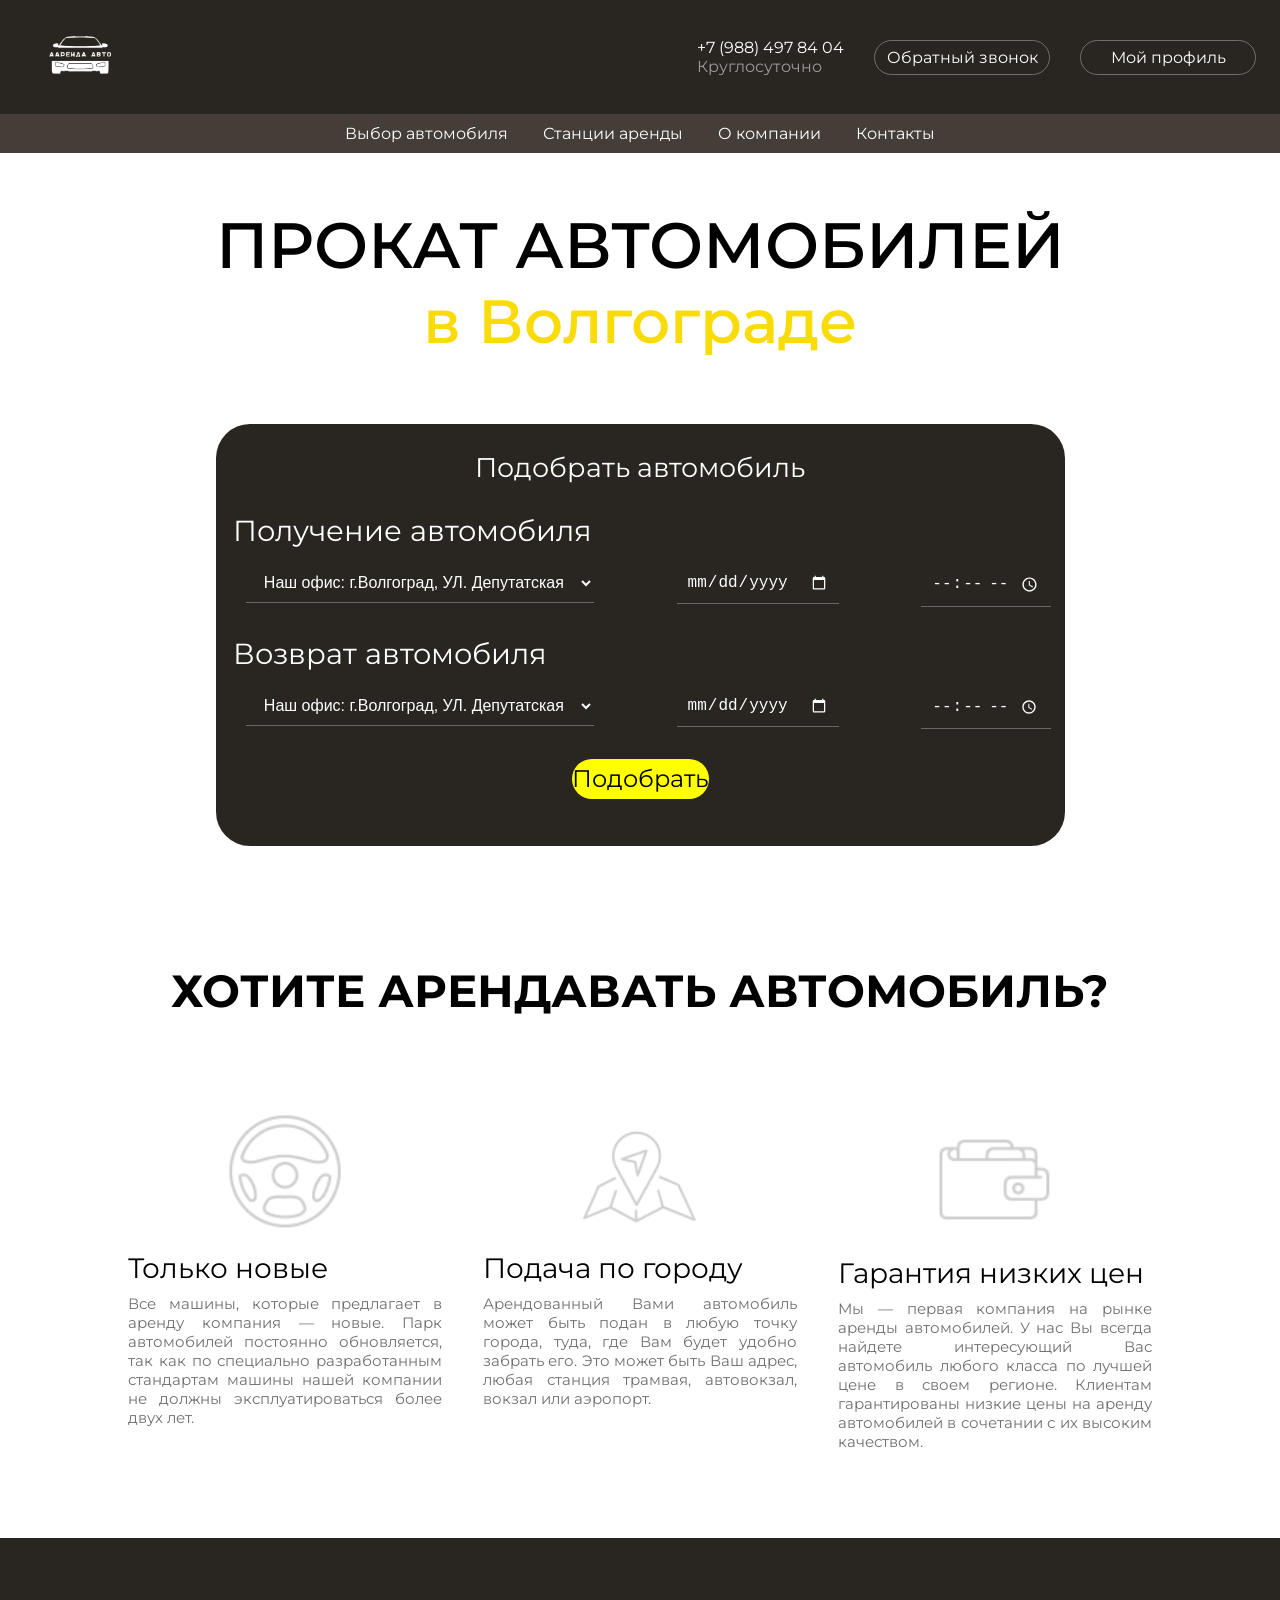
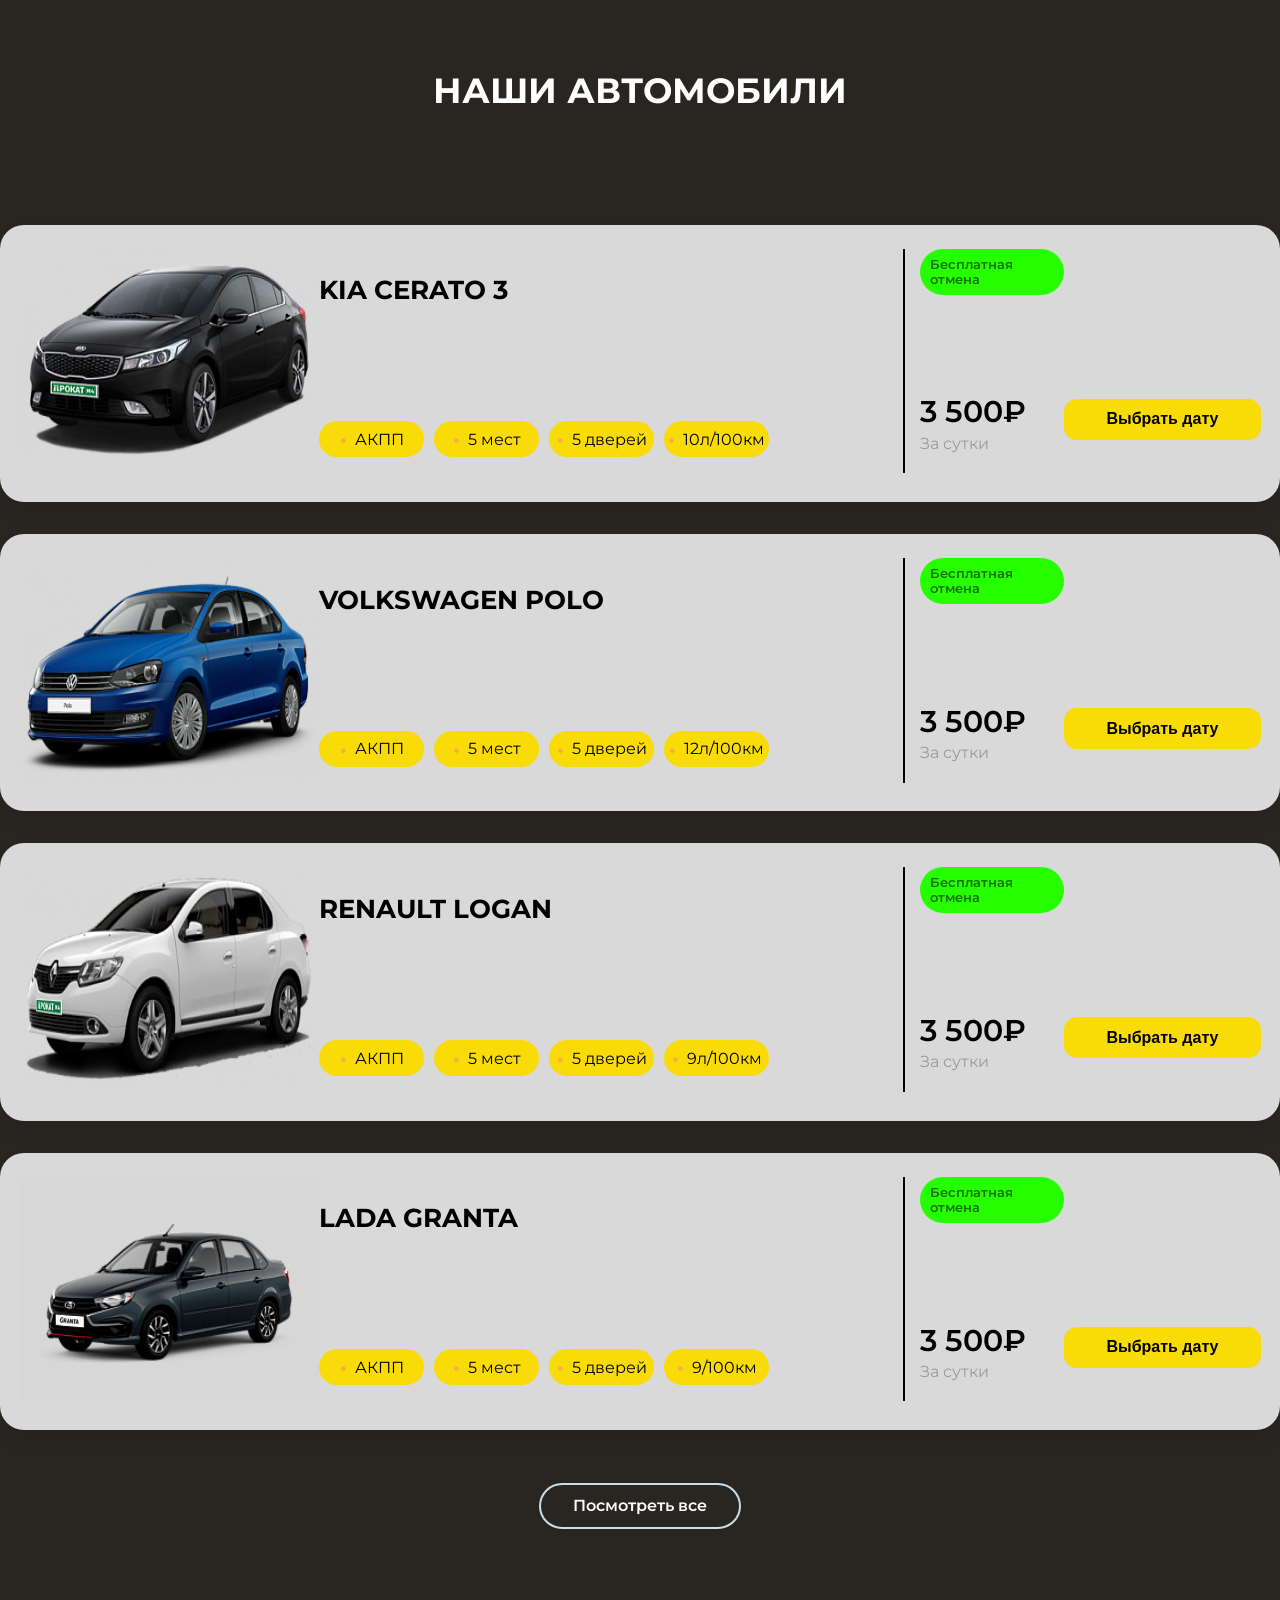
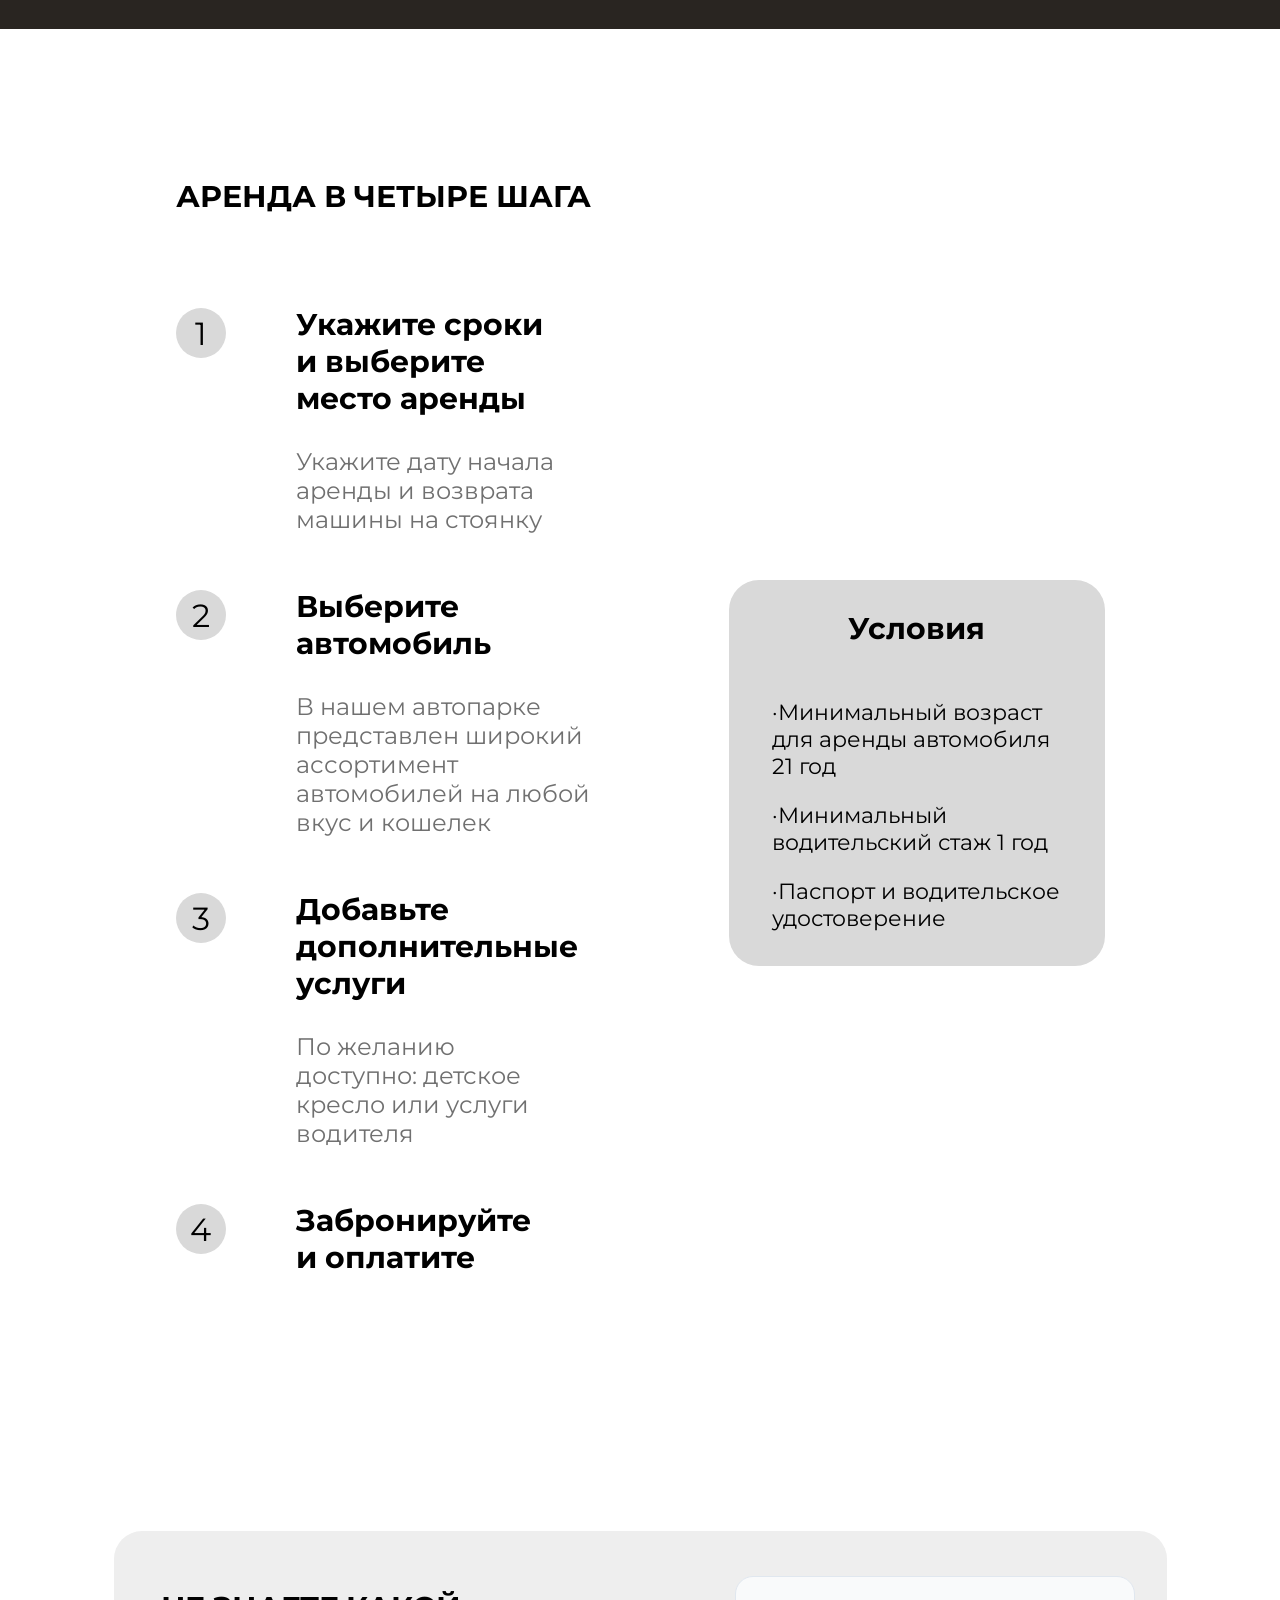
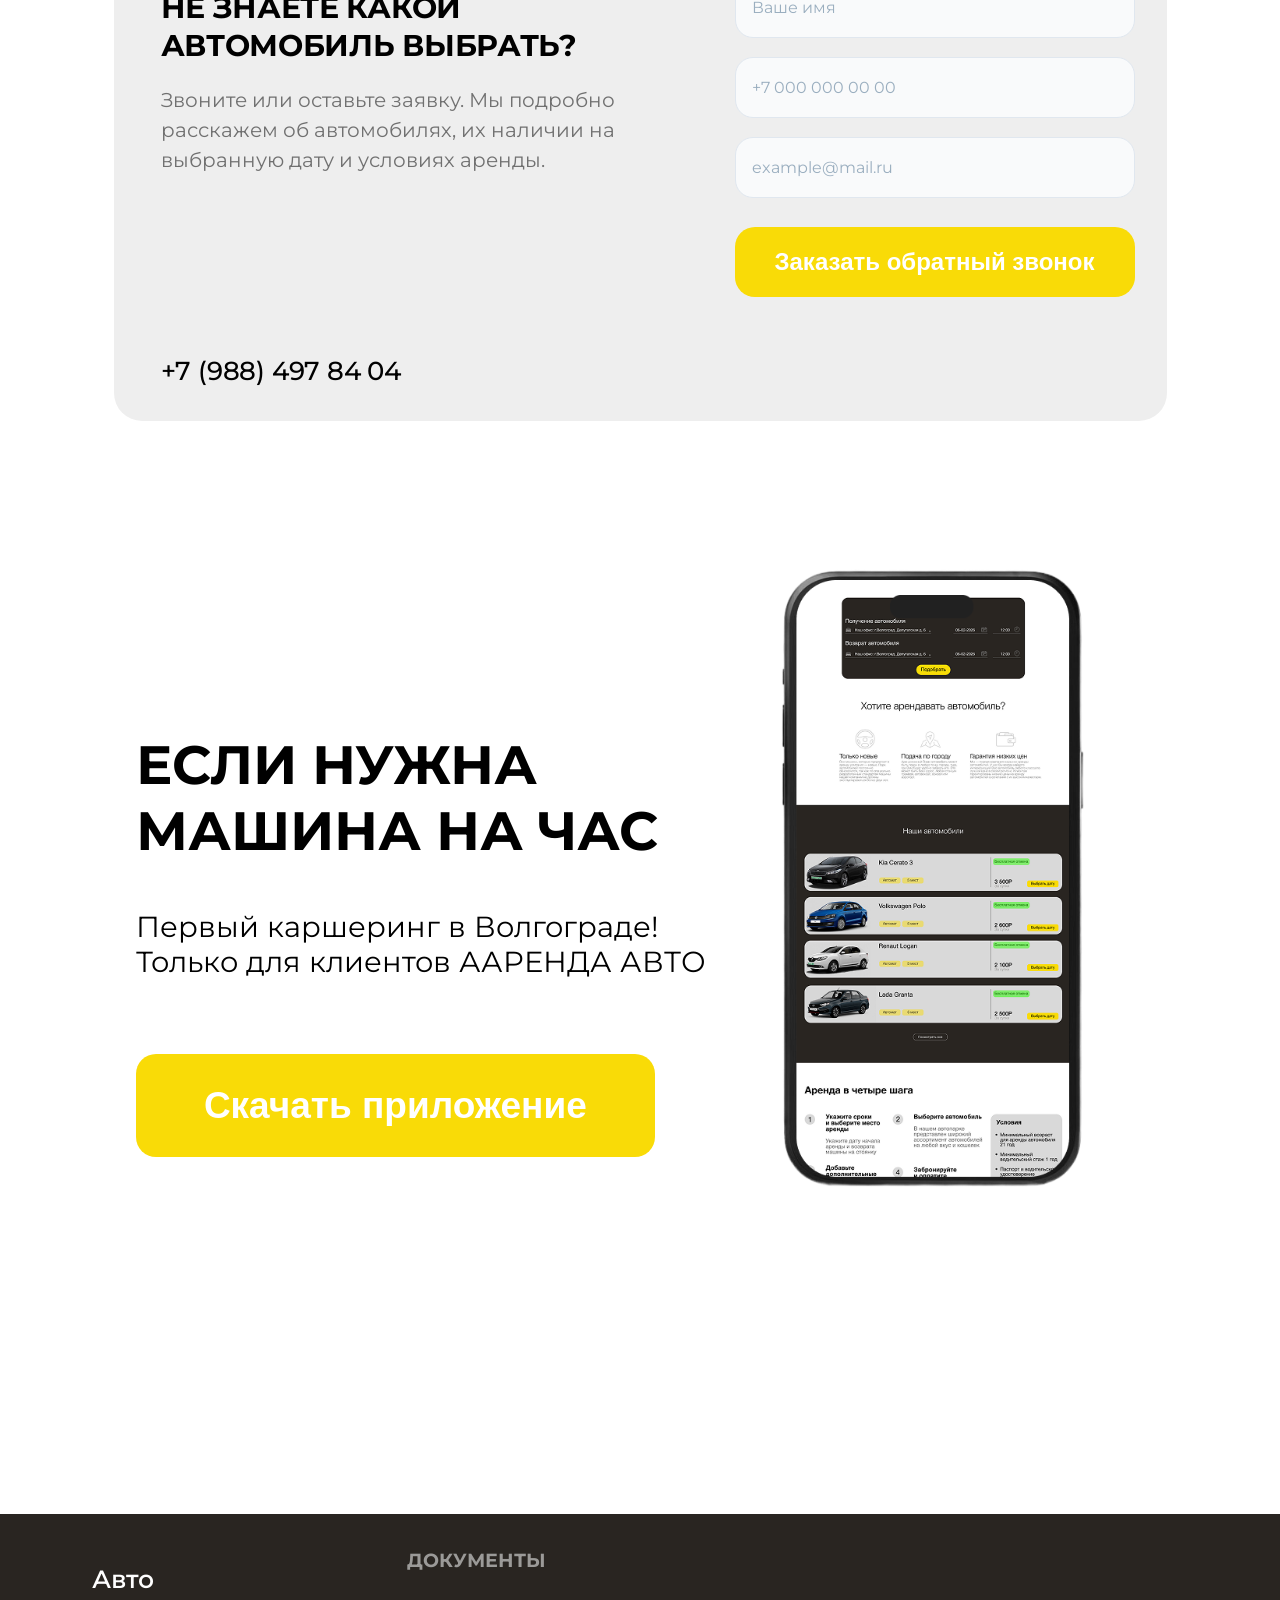
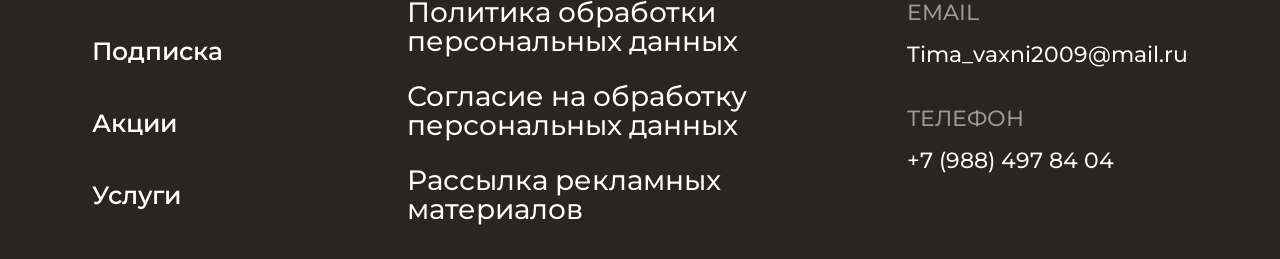
<file: index.html>
<!DOCTYPE html>
<html lang="ru">

<head>
    <meta charset="UTF-8">
    <meta name="viewport" content="width=device-width, initial-scale=1.0">
    <meta name="description" content="Прокат и аренда автомобилей в Волгограде: новые машины, подача по городу, гарантия низких цен, круглосуточная поддержка.">
    <link rel="stylesheet" href="./css/style.css">
    <link rel="preconnect" href="https://fonts.googleapis.com">
    <link rel="preconnect" href="https://fonts.gstatic.com" crossorigin>
    <link href="https://fonts.googleapis.com/css2?family=Montserrat:ital,wght@0,100..900;1,100..900&display=swap" rel="stylesheet">
    <title>ААРЕНДА АВТО</title>
</head>

<body class="body">

    <!-- ==================== HEADER ==================== -->
    <header class="header">
        <div class="header-container container">
            <div class="header__inner">

                <div class="header__innerleft-right">
                    <div class="header__inner-left">
                        <div class="header__logo">
                            <a href="#" class="header__logoLink" aria-label="ААРЕНДА АВТО — на главную">
                                <img src="./png/Logo.png" alt="Логотип ААРЕНДА АВТО" class="header-logoImg" width="111">
                            </a>
                        </div>
                    </div>

                    <div class="header__inner-right">
                        <div class="header__inner-number">
                            <p class="header__number">+7 (988) 497 84 04</p>
                            <p class="header__numberr">Круглосуточно</p>
                        </div>
                        <div class="header__inner-backcall">
                            <a href="tel:+79884978404" class="header-backcall">Обратный звонок</a>
                        </div>
                        <div class="header__inner-profile">
                            <a href="/" class="header-profile">Мой профиль</a>
                        </div>
                    </div>
                </div>

                <nav class="header__inner-down" aria-label="Основная навигация">
                    <div class="header_down">
                        <a href="/" class="header_down-text">Выбор автомобиля</a>
                        <a href="/" class="header_down-text">Станции аренды</a>
                        <a href="/" class="header_down-text">О компании</a>
                        <a href="/" class="header_down-text">Контакты</a>
                    </div>
                </nav>

            </div>
        </div>
    </header>

    <!-- ==================== MAIN ==================== -->
    <main class="main">

        <!-- ===== HERO / Форма подбора ===== -->
        <section class="auto" aria-labelledby="hero-title">
            <div class="auto__inner">

                <div class="auto__inner-nadpis">
                    <h1 class="auto-nadpis" id="hero-title">Прокат автомобилей</h1>
                    <p class="auto-napis2">в Волгограде</p>
                </div>

                <form class="auto__inner-auto" action="#" method="get" aria-label="Подбор автомобиля">
                    <div class="auto-Title">
                        <p class="auto---Title">Подобрать автомобиль</p>
                    </div>

                    <div class="auto__inner-m">

                        <div class="auto-itemTitle">
                            <p class="auto--itemTitle">Получение автомобиля</p>
                        </div>
                        <div class="auto-item">
                            <div class="auto-itemPlace">
                                <select id="addressSelect" name="pickup-address" class="styled-select" aria-label="Место получения автомобиля">
                                    <option value="1">Наш офис: г.Волгоград, УЛ. Депутатская</option>
                                    <option value="2">Авто-Вокзал</option>
                                    <option value="3">Вокзал</option>
                                    <option value="4">Аэропорт</option>
                                </select>
                            </div>
                            <div class="itemDate">
                                <input type="date" id="pickup-date" name="pickup-date" class="input" aria-label="Дата получения">
                            </div>
                            <div class="itemTime">
                                <input type="time" id="pickup-time" name="pickup-time" class="input" aria-label="Время получения">
                            </div>
                        </div>

                        <div class="auto---itemTitle">
                            <div class="auto-itemTitle">
                                <p class="auto--itemTitle">Возврат автомобиля</p>
                            </div>
                            <div class="auto-item">
                                <div class="auto-itemPlace">
                                    <select id="addressSelec" name="return-address" class="styled-select" aria-label="Место возврата автомобиля">
                                    <option value="1">Наш офис: г.Волгоград, УЛ. Депутатская</option>
                                    <option value="2">Авто-Вокзал</option>
                                    <option value="3">Вокзал</option>
                                    <option value="4">Аэропорт</option>
                                    </select>
                                </div>
                                <div class="itemDate">
                                    <input type="date" id="return-date" name="return-date" class="input" aria-label="Дата возврата">
                                </div>
                                <div class="itemTime">
                                    <input type="time" id="return-time" name="return-time" class="input" aria-label="Время возврата">
                                </div>
                            </div>
                        </div>

                    </div>

                    <div class="auto-Select">
                        <a href="/" class="Itemselect">Подобрать</a>
                    </div>
                </form>

            </div>
        </section>

        <!-- ===== ПРЕИМУЩЕСТВА ===== -->
        <section class="arenda" aria-labelledby="arenda-title">
            <div class="arenda-inner">
                <div class="arenda-top">
                    <h2 class="arenda-topitem" id="arenda-title">Хотите арендавать автомобиль?</h2>
                </div>
                <div class="arenda-innerbottom">
                    <div class="arenda-bootom">

                        <article class="arenda1">
                            <div class="arenda1-top">
                                <img src="./png/Rul.png" alt="Иконка руля — только новые автомобили" class="arenda1-topimg">
                            </div>
                            <div class="arenda1-bottom">
                                <div class="arenda1-Item">
                                    <p class="arenda1-Iteme">Только новые</p>
                                </div>
                                <div class="arenda1-Itemtitle">
                                    <p class="arenda1-Itemetitle">Все машины, которые предлагает в аренду компания — новые. Парк автомобилей постоянно обновляется, так как по специально разработанным стандартам машины нашей компании не должны эксплуатироваться более двух лет.</p>
                                </div>
                            </div>
                        </article>

                        <article class="arenda2">
                            <div class="arenda1-top">
                                <img src="./png/Map.png" alt="Иконка карты — подача автомобиля по городу" class="arenda1-topimg">
                            </div>
                            <div class="arenda1-bottom">
                                <div class="arenda1-Item">
                                    <p class="arenda1-Iteme">Подача по городу</p>
                                </div>
                                <div class="arenda1-Itemtitle">
                                    <p class="arenda1-Itemetitle">Арендованный Вами автомобиль может быть подан в любую точку города, туда, где Вам будет удобно забрать его. Это может быть Ваш адрес, любая станция трамвая, автовокзал, вокзал или аэропорт.</p>
                                </div>
                            </div>
                        </article>

                        <article class="arenda3">
                            <div class="arenda1-top">
                                <img src="./png/Money.png" alt="Иконка кошелька — гарантия низких цен" class="arenda1-topimg">
                            </div>
                            <div class="arenda1-bottom">
                                <div class="arenda1-Item">
                                    <p class="arenda1-Iteme">Гарантия низких цен</p>
                                </div>
                                <div class="arenda1-Itemtitle">
                                    <p class="arenda1-Itemetitle">Мы — первая компания на рынке аренды автомобилей. У нас Вы всегда найдете интересующий Вас автомобиль любого класса по лучшей цене в своем регионе. Клиентам гарантированы низкие цены на аренду автомобилей в сочетании с их высоким качеством.</p>
                                </div>
                            </div>
                        </article>

                    </div>
                </div>
            </div>
        </section>

        <!-- ===== КАТАЛОГ АВТОМОБИЛЕЙ ===== -->
        <section class="car" aria-labelledby="cars-title">
            <div class="cars-section">
                <h2 class="section-title" id="cars-title">Наши автомобили</h2>

                <div class="cars-grid">

                    <article class="car-card">
                        <img src="./png/Car1.png" alt="Kia Cerato 3 — седан для аренды в Волгограде" class="carimg" loading="lazy">
                        <div class="cc">
                            <h3 class="car-name">Kia Cerato 3</h3>
                            <ul class="car-features">
                                <li class="c">АКПП</li>
                                <li class="c">5 мест</li>
                                <li class="c">5 дверей</li>
                                <li class="c">10л/100км</li>
                            </ul>
                        </div>
                        <div class="xx">
                            <div class="free-cancel">Бесплатная отмена</div>
                            <div class="x">
                                <div class="price">3 500₽</div>
                                <div class="price-per-day">За сутки</div>
                            </div>
                        </div>
                        <button type="button" class="choose-btn">Выбрать дату</button>
                    </article>

                    <article class="car-card">
                        <img src="./png/Car2.png" alt="Volkswagen Polo — седан для аренды в Волгограде" class="carimg" loading="lazy">
                        <div class="cc">
                            <h3 class="car-name">Volkswagen Polo</h3>
                            <ul class="car-features">
                                <li class="c">АКПП</li>
                                <li class="c">5 мест</li>
                                <li class="c">5 дверей</li>
                                <li class="c">12л/100км</li>
                            </ul>
                        </div>
                        <div class="xx">
                            <div class="free-cancel">Бесплатная отмена</div>
                            <div class="x">
                                <div class="price">3 500₽</div>
                                <div class="price-per-day">За сутки</div>
                            </div>
                        </div>
                        <button type="button" class="choose-btn">Выбрать дату</button>
                    </article>

                    <article class="car-card">
                        <img src="./png/Car3.png" alt="Renault Logan — седан для аренды в Волгограде" class="carimg" loading="lazy">
                        <div class="cc">
                            <h3 class="car-name">Renault Logan</h3>
                            <ul class="car-features">
                                <li class="c">АКПП</li>
                                <li class="c">5 мест</li>
                                <li class="c">5 дверей</li>
                                <li class="c">9л/100км</li>
                            </ul>
                        </div>
                        <div class="xx">
                            <div class="free-cancel">Бесплатная отмена</div>
                            <div class="x">
                                <div class="price">3 500₽</div>
                                <div class="price-per-day">За сутки</div>
                            </div>
                        </div>
                        <button type="button" class="choose-btn">Выбрать дату</button>
                    </article>

                    <article class="car-card">
                        <img src="./png/Car4.png" alt="Lada Granta — седан для аренды в Волгограде" class="carimg" loading="lazy">
                        <div class="cc">
                            <h3 class="car-name">Lada Granta</h3>
                            <ul class="car-features">
                                <li class="c">АКПП</li>
                                <li class="c">5 мест</li>
                                <li class="c">5 дверей</li>
                                <li class="c">9/100км</li>
                            </ul>
                        </div>
                        <div class="xx">
                            <div class="free-cancel">Бесплатная отмена</div>
                            <div class="x">
                                <div class="price">3 500₽</div>
                                <div class="price-per-day">За сутки</div>
                            </div>
                        </div>
                        <button type="button" class="choose-btn">Выбрать дату</button>
                    </article>

                </div>
                <div class="view-all-wrapper">
                    <a href="/" class="view-all">Посмотреть все</a>
                </div>
            </div>
        </section>

        <!-- ===== ЭТАПЫ АРЕНДЫ ===== -->
        <section class="ysl" aria-labelledby="ysl-title">
            <div class="ysl__inner">
                <div class="ysl-Title">
                    <h2 class="Titleeee" id="ysl-title">Аренда в четыре шага</h2>
                </div>

                <div class="ysl-itemTitle">
                    <div class="ysl-itemTitleLeft">

                        <div class="sss">

                            <article class="a">
                                <div class="aa">
                                    <p class="Titleee">1</p>
                                </div>
                                <div class="aaa">
                                    <div class="Title">
                                        <p class="Titlee">Укажите сроки и выберите место аренды</p>
                                    </div>
                                    <div class="ItemTitle">
                                        <p class="dddd">Укажите дату начала аренды и возврата машины на стоянку</p>
                                    </div>
                                </div>
                            </article>

                            <article class="s">
                                <div class="sa">
                                    <p class="Titleee">2</p>
                                </div>
                                <div class="saa">
                                    <div class="Title">
                                        <p class="Titlee">Выберите автомобиль</p>
                                    </div>
                                    <div class="ItemTitle">
                                        <p class="dddd">В нашем автопарке представлен широкий ассортимент автомобилей на любой вкус и кошелек</p>
                                    </div>
                                </div>
                            </article>

                        </div>

                        <div class="ddd">

                            <article class="d">
                                <div class="da">
                                    <p class="Titleee">3</p>
                                </div>
                                <div class="daa">
                                    <div class="Title">
                                        <p class="Titlee">Добавьте дополнительные услуги</p>
                                    </div>
                                    <div class="ItemTitle">
                                        <p class="dddd">По желанию доступно: детское кресло или услуги водителя</p>
                                    </div>
                                </div>
                            </article>

                            <article class="f">
                                <div class="fa">
                                    <p class="Titleee">4</p>
                                </div>
                                <div class="faa">
                                    <div class="Title">
                                        <p class="Titlee">Забронируйте и оплатите</p>
                                    </div>
                                </div>
                            </article>

                        </div>

                    </div>

                    <aside class="r" aria-label="Условия аренды">
                        <div class="ysl-itemTitleRight">
                            <div class="ysl-itemTitleRightTitle">
                                <p class="g">Условия</p>
                            </div>
                            <div class="z">
                                <div class="ysl-itemTitleRightItemTitle">
                                    <p class="gg">·Минимальный возраст для аренды автомобиля 21 год</p>
                                    <p class="gg">·Минимальный водительский стаж 1 год</p>
                                    <p class="gg">·Паспорт и водительское удостоверение</p>
                                </div>
                            </div>
                        </div>
                    </aside>

                </div>
            </div>
        </section>

        <!-- ===== ОБРАТНЫЙ ЗВОНОК ===== -->
        <section class="backcall" aria-labelledby="callback-title">
            <div class="callback-section">

                <div class="callbackLeft">
                    <h2 class="callback-title" id="callback-title">Не знаете какой автомобиль выбрать?</h2>
                    <p class="callback-desc">
                        Звоните или оставьте заявку. Мы подробно расскажем об автомобилях, их наличии на выбранную дату и условиях аренды.
                    </p>
                    <a href="tel:+79884978404" class="callback-phone">+7 (988) 497 84 04</a>
                </div>

                <div class="form-Right">
                    <form class="callback-form" action="#" method="post">
                        <div class="form-field">
                            <input type="text" id="name" name="name" placeholder="Ваше имя" required aria-label="Ваше имя">
                        </div>
                        <div class="form-field">
                            <input type="tel" id="phone" name="phone" placeholder="+7 000 000 00 00" required aria-label="Телефон">
                        </div>
                        <div class="form-field">
                            <input type="email" id="email" name="email" placeholder="example@mail.ru" required aria-label="Email">
                        </div>
                        <button type="submit" class="callback-btn">Заказать обратный звонок</button>
                    </form>
                </div>

            </div>
        </section>

        <!-- ===== КАРШЕРИНГ ===== -->
        <section class="Lend" aria-labelledby="lend-title">
            <div class="Lend-Inner">
                <div class="TitleLend">
                    <h2 class="lendTitlee" id="lend-title">Если нужна машина на час</h2>
                </div>
                <div class="ItemTitleLend">
                    <p class="LendItemm">Первый каршеринг в Волгограде!<br>Только для клиентов ААРЕНДА АВТО</p>
                </div>
                <div class="BottomLend">
                    <button type="button" class="LendBottom">Скачать приложение</button>
                </div>
            </div>
            <div class="LendPix">
                <img src="./png/Group 5.png" alt="Экран приложения каршеринга ААРЕНДА АВТО" class="Lendimg" loading="lazy">
            </div>
        </section>

    </main>

    <!-- ==================== FOOTER ==================== -->
    <footer class="footer">
        <div class="footer-container container">
            <nav aria-label="Навигация в подвале">
                <ul class="footer-navbar">

                    <li class="footer-itemAuto">
                        <a href="/" class="footer-itemLink2">Авто</a>
                        <a href="/" class="footer-itemLink2">Подписка</a>
                        <a href="/" class="footer-itemLink2">Акции</a>
                        <a href="/" class="footer-itemLink2">Услуги</a>
                    </li>

                    <li class="footer-itemDocuments">
                        <h3 class="footer-itemTitle">Документы</h3>
                        <a href="/" class="footer-itemLink1">Политика обработки персональных данных</a>
                        <a href="/" class="footer-itemLink1">Согласие на обработку персональных данных</a>
                        <a href="/" class="footer-itemLink1">Рассылка рекламных материалов</a>
                    </li>

                    <li class="footer-itemMail-Phone">
                        <p class="footer-email">EMAIL <br><a href="mailto:Tima_vaxni2009@mail.ru" class="footer-emailLink">Tima_vaxni2009@mail.ru</a></p>
                        <p class="footer-phone">ТЕЛЕФОН <br><a href="tel:+79884978404" class="footer-phoneLink">+7 (988) 497 84 04</a></p>
                    </li>

                </ul>
            </nav>
        </div>
    </footer>

</body>
</html>
</file>
<file: css/style.css>
/* ============================================================
   1. DESIGN TOKENS
   ============================================================ */
:root {
    --c-dark:        #292521;
    --c-dark-2:      #453E38;
    --c-yellow:      #F9DB07;
    --c-white:       #ffffff;
    --c-black:       #000000;
    --c-gray-700:    #707070;
    --c-gray-500:    #9B9A98;
    --c-gray-400:    #686868;
    --c-gray-300:    #D9D9D9;
    --c-gray-200:    #EEEEEE;
    --c-input-bg:    #f9fafb;
    --c-input-brd:   #e0e7ef;
    --c-text-dark:   #1e2a3e;
    --c-green:       #117000;
    --c-green-bg:    #26FF00;
    --c-link-hover:  #0066cc;
    --c-price-note:  #5e7e9e;

    --font-main: "Montserrat", sans-serif;

    --r-sm:   13px;
    --r-md:   18px;
    --r-lg:   20px;
    --r-xl:   28px;
    --r-2xl:  30px;
    --r-3xl:  34px;
    --r-pill: 51px;
    --r-round: 220px;

    --t-fast: 0.2s;
    --t-base: 0.5s;
}

/* ============================================================
   2. RESET
   ============================================================ */
*,
*::before,
*::after {
    padding: 0;
    box-sizing: border-box;
}

html,
body {
    scroll-behavior: smooth;
    font-family: var(--font-main);
}

ul,
li {
    list-style: none;
}

h1, h2, h3, h4, h5, h6 {
    text-transform: uppercase;
}

a {
    text-decoration: none;
}

.body {
    margin: 0;
}

/* ============================================================
   3. FORM CONTROLS (base)
   ============================================================ */
input[type="date"],
input[type="time"] {
    color: var(--c-white);
    border: 0;
    background-color: var(--c-dark);
    border-bottom: 1px solid var(--c-gray-400);
    padding: 10px;
    font-size: 1rem;
    width: 100%;
    cursor: pointer;
}

input[type="time"]::-webkit-calendar-picker-indicator,
input[type="date"]::-webkit-calendar-picker-indicator {
    filter: invert(1);
    cursor: pointer;
}

select {
    width: 100%;
    padding: 10px 14px;
    border: 0;
    border-bottom: 1px solid var(--c-gray-400);
    background-color: var(--c-dark);
    font-size: 1rem;
    cursor: pointer;
    color: var(--c-white);
}

.item-icon {
    font-size: 1.2rem;
    width: 24px;
    text-align: center;
}

/* ============================================================
   4. HEADER
   ============================================================ */
.header {
    max-width: 100%;
}

.header-logoImg {
    width: 111px;
}

.header__innerleft-right {
    display: flex;
    background-color: var(--c-dark);
    align-items: center;
    justify-content: space-between;
    padding: 12px 24px;
    gap: 24px;
}

.header__inner-right {
    display: flex;
    align-items: center;
    gap: 30px;
    margin-left: 0;
}

.header-backcall,
.header-profile {
    color: var(--c-white);
    box-sizing: border-box;
    display: flex;
    justify-content: center;
    align-items: center;
    width: 176px;
    height: 35px;
    border: 1px solid var(--c-gray-700);
    border-radius: 20px;
}

.header__number {
    color: var(--c-white);
    margin: 0;
}

.header__numberr {
    color: var(--c-gray-500);
    margin: 0;
}

.header__inner-down {
    justify-content: center;
    align-items: center;
    display: flex;
    height: 39px;
    background-color: var(--c-dark-2);
}

.header_down {
    display: flex;
    gap: 35px;
}

.header_down-text {
    color: var(--c-white);
}

/* ============================================================
   5. HERO — "Подобрать автомобиль"
   ============================================================ */
.auto {
    display: flex;
    justify-content: center;
}

.auto__inner-auto {
    border-radius: var(--r-3xl);
    width: 100%;
    max-width: 954px;
    min-height: 422px;
    display: inline-grid;
    margin-top: 66px;
    padding-bottom: 20px;
    background-color: var(--c-dark);
}

.auto-nadpis {
    font-weight: 550;
    font-size: 64px;
    margin-bottom: 0;
    display: flex;
    justify-content: center;
}

.auto-napis2 {
    font-weight: 550;
    font-size: 61px;
    color: var(--c-yellow);
    margin: 0;
    display: flex;
    justify-content: center;
}

.auto-Title {
    justify-content: center;
    display: flex;
    height: 7px;
}

.auto__inner-m {
    margin-left: 17px;
    margin-bottom: -2px;
    margin-top: 41px;
}

.auto--Title {
    font-size: 27px;
    color: var(--c-white);
    margin-top: 0;
}

.auto---Title {
    font-size: 27px;
    color: var(--c-white);
}

.auto-itemTitle {
    font-size: 29px;
    color: var(--c-white);
    margin-top: 0;
}

.auto-Select {
    display: flex;
    justify-content: center;
    height: 56px;
    margin-top: 20px;
}

.Itemselect {
    font-size: 24px;
    align-items: center;
    display: flex;
    justify-content: center;
    color: var(--c-black);
    padding: 20px;
    background-color: yellow;
    width: 137px;
    border-radius: var(--r-3xl);
    height: 15px;
}

.auto-item {
    display: flex;
    gap: 56px;
    margin-top: -14px;
    justify-content: space-around;
}

/* ============================================================
   6. FEATURES
   ============================================================ */
.arenda-inner {
    margin-top: 117px;
}

.arenda-topitem {
    justify-content: center;
    display: flex;
    font-size: 45px;
}

.arenda-innerbottom {
    margin-top: 96px;
}

.arenda-bootom {
    display: flex;
    gap: 41px;
    justify-content: center;
}

.arenda1-top {
    justify-content: center;
    display: flex;
}

.arenda1-topimg {
    width: 114px;
}

.arenda1-bottom {
    width: 314px;
}

.arenda1-Item {
    font-size: 28px;
}

.arenda1-Iteme {
    margin-bottom: -6px;
    margin-top: 21px;
}

.arenda1-Itemtitle {
    font-size: 15px;
}

.arenda1-Itemetitle {
    color: var(--c-gray-700);
    text-align: justify;
}

.arenda2 {
    margin-top: 13px;
}

/* ============================================================
   7. CATALOG
   ============================================================ */
.cars-section {
    max-width: 1300px;
    width: 100%;
    margin: 0 auto;
}

.car {
    background-color: var(--c-dark);
    margin-top: 72px;
    padding-block: 20px 100px;
}

.section-title {
    font-size: 2.2rem;
    padding: 81px;
    color: var(--c-white);
    text-align: center;
}

.car-card {
    background: var(--c-gray-300);
    margin-top: 32px;
    border-radius: 1.5rem;
    display: flex;
    box-shadow: 0 10px 20px rgba(0, 0, 0, 0.05), 0 0 0 1px rgba(0, 0, 0, 0.02);
    padding: 1.5rem 1.2rem 1.8rem;
    transition: transform var(--t-fast), box-shadow var(--t-fast);
}

.car-card:hover {
    transform: translateY(-4px);
    box-shadow: 0 20px 30px -12px rgba(0, 0, 0, 0.1);
}

.car-name {
    font-size: 1.6rem;
    font-weight: 700;
    color: var(--c-black);
    margin-bottom: 1rem;
    width: 644px;
}

.c {
    background-color: var(--c-yellow);
}

.car-features {
    display: flex;
    gap: 10px;
    padding: 0;
    margin-top: 116px;
    align-items: flex-end;
}

.car-features li {
    display: flex;
    align-items: center;
    gap: 0.5rem;
    height: 36px;
    width: 105px;
    border-radius: var(--r-pill);
    justify-content: center;
}

.car-features li::before {
    content: "•";
    color: #f5b042;
    font-weight: bold;
    font-size: 1.2rem;
}

.free-cancel {
    font-weight: 600;
    color: var(--c-green);
    background: var(--c-green-bg);
    display: inline-block;
    padding: 8px 10px;
    border-radius: 30px;
    font-size: 0.8rem;
    margin-bottom: 0.8rem;
}

.price {
    font-size: 1.9rem;
    font-weight: 600;
    color: var(--c-black);
    width: 158px;
    margin: 0.5rem 0 0.2rem;
}

.price small {
    font-size: 0.9rem;
    font-weight: 500;
    color: var(--c-price-note);
}

.x {
    margin-top: 86px;
}

.price-per-day {
    color: var(--c-gray-500);
    margin-bottom: 1.2rem;
}

.xx {
    width: 13%;
    padding-left: 15px;
    height: auto;
    border-left: 2px solid black;
}

.cc {
    width: 47%;
}

.choose-btn {
    background: var(--c-yellow);
    color: var(--c-black);
    height: 41px;
    border: none;
    width: 226px;
    margin-top: 150px;
    font-size: 1rem;
    font-weight: 600;
    border-radius: var(--r-sm);
    cursor: pointer;
    transition: background var(--t-fast), transform 0.1s;
}

.view-all-wrapper {
    text-align: center;
    margin-top: 1rem;
}

.view-all {
    display: inline-block;
    font-size: 1rem;
    margin-top: 37px;
    font-weight: 600;
    color: var(--c-white);
    background: transparent;
    border: 2px solid #cbdde9;
    padding: 0.7rem 2rem;
    border-radius: 3rem;
}

.carimg {
    width: 300px;
}

/* ============================================================
   8. STEPS
   ============================================================ */
.ysl {
    margin-top: 124px;
    justify-content: center;
    display: flex;
}

.ysl-Title {
    font-size: 20px;
}

.ysl-itemTitle {
    gap: 72px;
    display: flex;
    align-items: center;
}

.Titleee {
    border-radius: var(--r-round);
    height: 50px;
    width: 50px;
    font-size: 32px;
    background-color: var(--c-gray-300);
    display: flex;
    align-items: center;
    justify-content: center;
    transition: all var(--t-base);
}

.sss {
    margin-top: 37px;
}

.a {
    width: 391px;
    display: flex;
}

.aaa {
    margin-left: 70px;
    width: 304px;
}

.Title {
    font-size: 30px;
    font-weight: bold;
}

.s {
    display: flex;
    width: 481px;
}

.saa {
    margin-left: 70px;
    width: 304px;
}

.dddd {
    font-size: 24px;
    color: var(--c-gray-700);
}

.d {
    width: 398px;
    display: flex;
}

.daa {
    margin-left: 70px;
    width: 304px;
}

.f {
    width: 367px;
    display: flex;
}

.faa {
    margin-left: 70px;
    width: 304px;
}

.r {
    border-radius: var(--r-2xl);
    width: 376px;
    height: 386px;
    background: var(--c-gray-300);
}

.ysl-itemTitleRightTitle {
    font-size: 30px;
    font-weight: bold;
    display: flex;
    justify-content: center;
}

.z {
    display: flex;
    justify-content: center;
}

.ysl-itemTitleRightItemTitle {
    font-size: 22px;
    width: 289px;
}

/* ============================================================
   9. CALLBACK
   ============================================================ */
.backcall {
    display: flex;
    justify-content: center;
}

.callback-section {
    display: flex;
    gap: 100px;
    margin-top: 225px;
    width: 100%;
    max-width: 1053px;
    background: var(--c-gray-200);
    border-radius: var(--r-xl);
    padding: 2rem 2rem 2.2rem;
    transition: all var(--t-fast);
}

.callbackLeft {
    width: 474px;
    margin-left: 15px;
    flex: 0 1 474px;   /* может сжиматься, но не растягиваться */
    min-width: 0;
}

.form-Right {
    margin-top: 13px;
    flex: 1 1 auto;
    min-width: 0;      /* ← без этого flex-ребёнок не сжимается */
}

.callback-title {
    font-size: 1.9rem;
    font-weight: 700;
    color: var(--c-black);
    line-height: 1.25;
    margin-bottom: 1rem;
    letter-spacing: -0.3px;
}

.callback-desc {
    font-size: 20px;
    color: var(--c-gray-700);
    line-height: 1.5;
    margin-bottom: 1.5rem;
}

.callback-phone {
    display: block;
    font-size: 1.6rem;
    font-weight: 500;
    color: var(--c-black);
    text-decoration: none;
    margin-top: 180px;
    letter-spacing: -0.2px;
}

.callback-phone:hover {
    color: var(--c-link-hover);
    text-decoration: underline;
}

.callback-form .form-field {
    margin-bottom: 1.2rem;
}

.callback-form input {
    width: 100%;         /* было 96% — теперь корректно с border-box */
    min-width: 0;        /* ← ключевая строка */
    height: 47px;
    padding: 1.85rem 1rem;
    font-size: 1rem;
    font-family: inherit;
    background: var(--c-input-bg);
    border: 1px solid var(--c-input-brd);
    border-radius: var(--r-md);
    transition: var(--t-fast);
    color: var(--c-text-dark);
}

.callback-form input:focus {
    outline: none;
    border-color: #0077ff;
    background: var(--c-white);
    box-shadow: 0 0 0 3px rgba(0, 119, 255, 0.1);
}

.callback-form input::placeholder {
    color: #9aaebf;
    font-weight: 400;
}

.callback-btn {
    width: 100%;
    height: 70px;
    margin-top: 9px;
    background: var(--c-yellow);
    border: none;
    padding: 0.9rem 1rem;
    font-size: 24px;
    font-weight: 600;
    color: var(--c-white);
    border-radius: var(--r-lg);
    cursor: pointer;
}

/* ============================================================
   10. LEND
   ============================================================ */
.Lend {
    display: flex;
    margin-top: 110px;
    justify-content: center;
    align-items: center;
}

.Lend-Inner {
    width: 570px;
}

.TitleLend {
    font-size: 36px;
}

.ItemTitleLend {
    font-size: 29px;
}

.LendBottom {
    width: 91%;
    height: 103px;
    margin-top: 46px;
    background: var(--c-yellow);
    border: none;
    font-size: 37px;
    font-weight: 600;
    color: var(--c-white);
    border-radius: var(--r-lg);
    cursor: pointer;
}

.Lendimg {
    width: 438px;
}

/* ============================================================
   11. FOOTER
   ============================================================ */
footer {
    max-width: 100%;
}

.footer-navbar {
    display: flex;
    margin-top: 200px;
    align-items: center;
    height: 345px;
    background-color: var(--c-dark);
    justify-content: space-around;
    margin-bottom: 0;
}

.footer-itemAuto {
    display: grid;
    gap: 42px;
}

.footer-itemDocuments {
    display: grid;
    gap: 26px;
    max-width: 316px;
}

.footer-itemLink2 {
    color: var(--c-white);
    font-style: normal;
    font-weight: 550;
    font-size: 25px;
}

.footer-itemTitle {
    color: var(--c-gray-500);
    margin: 0;
}

.footer-itemLink1 {
    width: 435px;
    font-weight: 470;
    font-size: 28px;
    line-height: 29px;
    color: var(--c-white);
}

.footer-email,
.footer-phone {
    color: var(--c-gray-500);
    font-weight: 470;
    font-size: 22px;
    line-height: 42px;
}

.footer-emailLink,
.footer-phoneLink {
    color: var(--c-white);
}

/* ============================================================
   12. RESPONSIVE — 1024px (планшеты)
   ============================================================ */
@media (max-width: 1024px) {
    /* --- Header --- */
    .header__inner-number {
        width: auto;
    }

    .header__inner-right {
        display: flex;
        align-items: center;
        gap: 16px;
        margin-left: 0;
    }

    .header-backcall,
    .header-profile {
        width: auto;
        min-width: 120px;
        padding: 0 14px;
        font-size: 12px;
        height: 34px;
    }

    .header__number,
    .header__numberr {
        font-size: 13px;
    }

    /* --- Hero --- */
    .auto__inner-auto {
        width: 100%;
    }

    .auto-nadpis {
        font-size: 46px;
    }

    .auto-itemTitle {
        font-size: 23px;
    }

    .Itemselect {
        font-size: 18px;
        width: 170px;
        height: 44px;
        padding: 0;
    }

    .auto-item {
        gap: 0;
        align-items: center;
    }

    /* --- Form controls --- */
    select {
        width: 96%;
        font-size: 13px;
    }

    input[type="date"] {
        font-size: 13px;
        width: 72%;
    }

    input[type="time"] {
        font-size: 13px;
        width: 74%;
    }

    /* --- Features --- */
    .arenda-topitem {
        font-size: 27px;
    }

    .arenda1-topimg {
        width: 31%;
    }

    .arenda1-bottom {
        width: 100%;
        max-width: 240px;
    }

    .arenda1-Item {
        font-size: 23px;
    }

    .arenda1-Iteme {
        margin-bottom: -6px;
        font-size: 17px;
        margin-top: 21px;
    }

    .arenda1-Itemtitle {
        font-size: 13px;
    }

    .arenda-bootom {
        gap: 40px;
        flex-wrap: wrap;
    }

    /* --- Catalog --- */
    .cars-grid {
        grid-template-columns: repeat(2, 1fr);
        display: grid;
        max-width: 900px;
        margin-inline: auto;
        gap: 24px;
        padding-inline: 16px;
    }

    .car-card {
        flex-direction: column;
        width: 100%;
        margin-left: 0;
    }

    .cc{
        width: 100%;
    } 

    .car-name {
        width: 100%;
    }

    .carimg {
        width: 100%;
    }

    .car-features {
        display: grid;
        grid-template-columns: repeat(2, 1fr);
        gap: 8px;
        margin-top: 16px;
    }

    .car-features li {
        height: 28px;
        font-size: 18px;
        width: 93%;
    }

    .xx {
        padding-top: 24px;
        width: 100%;
        border-top: 2px solid black;
        border-left: 0;
        padding-left: 0;
    }

    .x {
        margin-top: 0;
    }

    .choose-btn {
        width: 100%;
        margin-top: 16px;
        font-size: 16px;
    }

    .view-all-wrapper {
        text-align: center;
        margin-top: 2rem;
        display: flex;
        justify-content: center;
    }

    /* --- Steps --- */
    p.Titlee {
        font-size: 20px;
    }

    .Title {
        font-size: 22px;
    }

    .dddd {
        font-size: 15px;
    }

    .ysl-Title {
        font-size: 19px;
    }

    .ysl__inner {
        margin-left: 0;
        padding-inline: 16px;
    }

    .ysl-itemTitle {
        display: flex;
        gap: 24px;
    }

    .ysl-itemTitleRightTitle {
        font-size: 22px;
    }

    .ysl-itemTitleRightItemTitle {
        width: 100%;
        padding-inline: 24px;
    }

    .a,
    .d,
    .f {
        width: 100%;
        max-width: 340px;
    }

    .s {
        width: 100%;
        max-width: 380px;
    }

    .aaa,
    .saa,
    .daa,
    .faa {
        margin-left: 24px;
        width: 100%;
    }

    .r {
        margin-left: 0;
        width: 260px;
        height: auto;
        min-height: 280px;
        min-width: 133px;

    }

    .Titleee {
        height: 40px;
        width: 40px;
        font-size: 22px;
        flex-shrink: 0;
    }

    p.gg {
        font-size: 15px;
    }

    /* --- Callback --- */
    .callback-section {
        width: 90%;
        gap: 24px;
        padding: 2rem;
        flex-wrap: wrap;
        justify-content: center;
    }

    form.callback-form {
        width: 100%;
    }

    .callbackLeft {
        width: 100%;
    }

    .callback-title {
        font-size: 24px;
    }

    .callback-desc {
        font-size: 16px;
    }

    .callback-phone {
        font-size: 20px;
        margin-top: 24px;
    }

    .callback-form input {
        width: 100%;
        height: 44px;
    }

    .callback-btn {
        width: 100%;
        margin-top: 16px;
        font-size: 16px;
    }

    /* --- Lend --- */
    .ItemTitleLend {
        font-size: 20px;
    }

    .TitleLend {
        font-size: 28px;
    }

    .LendBottom {
        width: 100%;
        height: 72px;
        font-size: 20px;
    }

    .Lend-Inner {
        width: 82%;
        max-width: 460px;
    }

    .Lendimg {
        width: 320px;
    }

    .Lend {
        padding-inline: 16px;
    }

    /* --- Footer --- */
    .footer-navbar {
        gap: 40px;
        height: auto;
        padding: 60px 24px;
        flex-wrap: wrap;
        justify-content: center;
    }

    .footer-itemLink2 {
        font-size: 18px;
    }

    .footer-itemLink1 {
        width: 100%;
        font-size: 15px;
    }

    .footer-itemTitle {
        width: 100%;
    }

    .footer-itemDocuments {
        gap: 14px;
        width: 40%;
    }

    .footer-email,
    .footer-phone {
        font-size: 16px;
    }

    .footer-emailLink {
        font-size: 15px;
        width: 100%;
        display: flex;
    }

    .footer-phoneLink {
        font-size: 16px;
    }

    .footer-itemAuto {
        gap: 20px;
    }
}

/* ============================================================
   13. RESPONSIVE — 500px (телефоны, iPhone 11 = 414px)
   ============================================================ */
@media (max-width: 750px) {
    /* --- Header --- */
    .header_down-text {
        color: var(--c-white);
        font-size: 10px;
    }

    .header_down{
        gap: 28px;
    }
    
    .header__inner-left{
        display: none;
    }

    .header__innerleft-right{
        justify-content: center;
    }

    .header__number,
    .header__numberr {
        font-size: 11px;
    }

    .header__inner-right {
        gap: 23px;
        margin-left: 0px;
    }

    a.header__logoLink {
        width: 72px;
        height: 59px;
        display: flex;
    }

    /* --- Hero --- */
    .auto-nadpis {
        font-size: 26px;
    }

    .auto-napis2 {
        font-size: 31px;
    }

    /* --- Features --- */
    .arenda-topitem {
        font-size: 17px;
    }

    .arenda-bootom {
        gap: 16px;
        padding-inline: 30px;
    }

    .arenda1-top {
        width: 100%;
    }

    .arenda1-topimg {
        width: 31%;
    }

    .arenda1-bottom {
        width: 100%;
    }

    .arenda1-Iteme {
        font-size: 15px;
    }

    .arenda1-Itemetitle {
        font-size: 12px;
    }

    /* --- Catalog --- */
    .cars-grid {
        grid-template-columns: repeat(1, 1fr);
    }

    /* --- Steps --- */
    .ysl-Title {
        font-size: 12px;
    }

    .ysl-itemTitleLeft {
        width: 65%;
    }

    .ysl__inner {
        width: 100%;
    }

    .ysl-itemTitleRightTitle {
        font-size: 16px;
    }

    .ysl-itemTitleRightItemTitle {
        width: 100%;
    }

    .a,
    .s,
    .d,
    .f {
        justify-content: center;
        width: 100%;
    }

    .aaa,
    .saa,
    .daa,
    .faa {
        margin-left: 23px;
        width: 45%;
    }

    .Titleee {
        height: 30px;
        width: 30px;
        font-size: 17px;
    }

    .Title {
        font-size: 24px;
    }

    p.Titlee {
        font-size: 15px;
    }

    .dddd {
        font-size: 13px;
    }

    p.gg {
        font-size: 12px;
    }

    .r {
        margin-left: 0;
        width: 40%;
        height: 267px;
    }

    /* --- Callback --- */
    .callback-section {
        height: 100%;
        width: 85%;
    }

    .callback-title {
        font-size: 19px;
    }

    .callback-desc {
        font-size: 15px;
    }

    .callback-phone {
        font-size: 20px;
    }

    .callback-form input {
        height: 26px;
        font-size: 14px;
    }

    .callback-btn {
        width: 100%;
        height: 56px;
        font-size: 17px;
    }

    /* --- Lend --- */
    h2.lendTitlee {
        font-size: 18px;
    }

    p.LendItemm {
        font-size: 17px;
    }

    .Lendimg {
        display: none;
    }

    .Lend{
        padding-inline: 0px;
    }

    .LendBottom {
        font-size: 18px;
    }

    /* --- Footer --- */
    .footer-navbar {
        gap: 10%;
    }

    .footer-itemLink1 {
        width: 100%;
        font-size: 12px;
        line-height: 1.6;
    }

    .footer-itemLink2 {
        font-size: 12px;
    }

    .footer-emailLink {
        font-size: 12px;
        width: 100%;
        display: flex;
    }

    .footer-phoneLink {
        font-size: 12px;
    }
}
</file>
